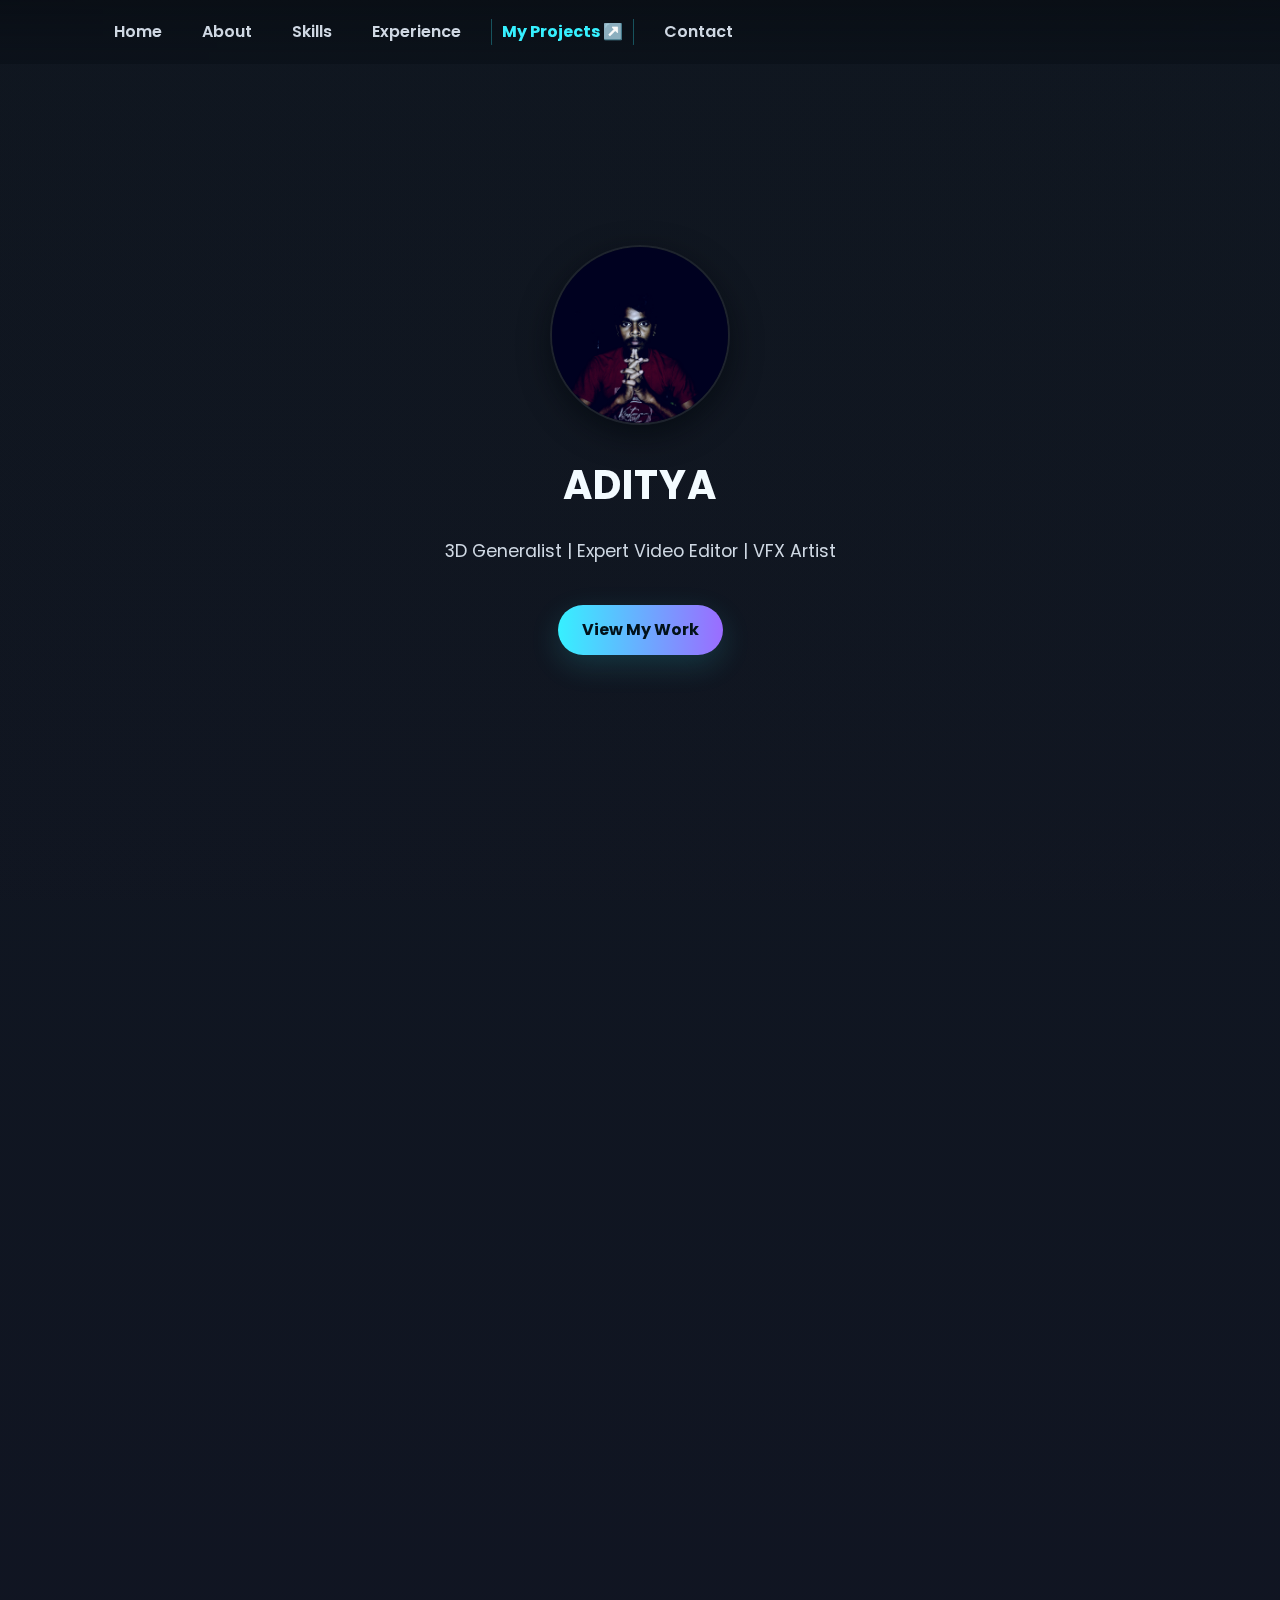
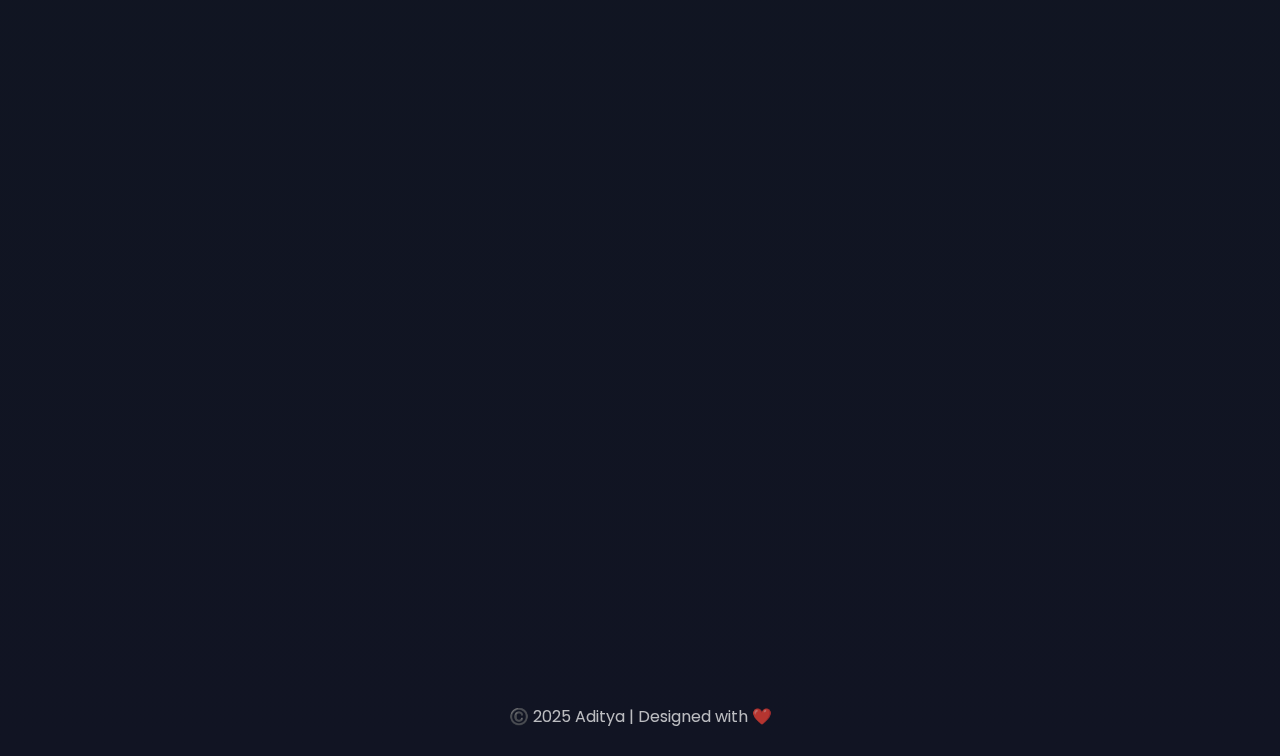
<file: index.html>
<!DOCTYPE html>
<html lang="en">
<head>
  <meta charset="UTF-8">
  <meta name="viewport" content="width=device-width, initial-scale=1.0">
  <title>Aditya | Portfolio</title>

  <link href="https://fonts.googleapis.com/css2?family=Poppins:wght@300;400;500;600;700&display=swap" rel="stylesheet">

  <style>
    /* ===========================
       Variables & Theme Setup
       =========================== */
    :root {
      --bg-0: #0f1720;
      --bg-1: #111423;
      --primary: #36f0ff;
      --accent: #9b6cff;
      --glass-1: rgba(255, 255, 255, 0.06);
      --glass-2: rgba(255, 255, 255, 0.04);
      --muted: #cfd8e3;
      --nav-h: 64px;
      --max-w: 1100px;
      --radius: 14px;
    }

    /* ===========================
       Base / Reset
       =========================== */
    * { box-sizing: border-box; margin: 0; padding: 0; font-family: 'Poppins', sans-serif; scroll-behavior: smooth; }

    body {
      min-height: 100vh;
      background: linear-gradient(180deg, var(--bg-0), var(--bg-1));
      color: #eef6fb;
      line-height: 1.6;
      overflow-x: hidden;
    }

    /* ===========================
       Navigation
       =========================== */
    nav {
      position: fixed;
      inset: 0 0 auto 0;
      height: var(--nav-h);
      display: flex;
      align-items: center;
      justify-content: center;
      background: linear-gradient(180deg, rgba(6, 10, 15, 0.6), rgba(6, 10, 15, 0.35));
      backdrop-filter: blur(8px) saturate(1.1);
      z-index: 1200;
    }

    nav ul {
      list-style: none;
      display: flex;
      gap: 20px;
      padding: 0 14px;
      width: 100%;
      max-width: var(--max-w);
      overflow: auto;
      align-items: center;
    }

    nav a {
      color: var(--muted);
      text-decoration: none;
      font-weight: 600;
      padding: 8px 10px;
      border-radius: 8px;
      transition: color .22s ease, transform .22s ease, background .22s ease;
      white-space: nowrap;
    }

    nav a:hover, nav a:focus {
      color: #ffffff;
      transform: translateY(-3px);
      background: rgba(54, 240, 255, 0.03);
    }

    /* ===========================
       Header / Hero
       =========================== */
    header {
      min-height: 100vh;
      display: flex;
      align-items: center;
      justify-content: center;
      text-align: center;
      padding-top: var(--nav-h);
      padding: 40px 18px;
      background: linear-gradient(120deg, rgba(20, 18, 30, 0.12), rgba(30, 24, 40, 0.06));
    }

    .hero-inner {
      max-width: 900px;
      display: flex;
      gap: 20px;
      align-items: center;
      flex-direction: column;
    }

    .profile {
      width: 180px; height: 180px; border-radius: 50%; object-fit: cover;
      border: 2px solid rgba(255, 255, 255, 0.06);
      box-shadow: 0 10px 30px rgba(2, 6, 12, 0.6), inset 0 -10px 30px rgba(0, 0, 0, 0.4);
    }

    h1 { font-size: 2.5rem; margin-top: 8px; color: #f3fbff; letter-spacing: 1px; }
    .lead { color: var(--muted); max-width: 820px; font-size: 1.1rem; }

    /* Custom Button Style */
    .btn-main {
      margin-top: 20px;
      padding: 12px 24px;
      background: linear-gradient(90deg, var(--primary), var(--accent));
      color: #02121a;
      text-decoration: none;
      border-radius: 30px;
      font-weight: 700;
      display: inline-block;
      box-shadow: 0 10px 30px rgba(54, 240, 255, 0.15);
      transition: transform 0.2s ease, box-shadow 0.2s ease;
    }
    .btn-main:hover {
      transform: translateY(-3px);
      box-shadow: 0 15px 40px rgba(54, 240, 255, 0.25);
    }

    /* ===========================
       Main / Sections
       =========================== */
    main { max-width: var(--max-w); margin: 0 auto; padding: 28px 18px 80px; }
    section { padding: 60px 0; }

    section h2 {
      text-align: center; color: var(--accent); font-size: 1.85rem; margin-bottom: 20px;
    }
    section h2::after {
      content: ''; display: block; width: 56px; height: 4px; margin: 10px auto 0; border-radius: 6px;
      background: linear-gradient(90deg, var(--primary), var(--accent));
    }

    /* ===========================
       Apple Liquid Glass Effect
       =========================== */
    .apple-glass {
      position: relative;
      border-radius: var(--radius);
      padding: 20px;
      background: linear-gradient(180deg, var(--glass-2), var(--glass-1));
      backdrop-filter: blur(18px) saturate(1.6);
      -webkit-backdrop-filter: blur(18px) saturate(1.6);
      border: 1px solid rgba(255, 255, 255, 0.06);
      box-shadow: 0 10px 30px rgba(2, 6, 12, 0.6);
      overflow: hidden;
      transition: transform .28s ease, box-shadow .28s ease, border-color .28s ease;
      text-align: center;
    }
    .apple-glass:hover {
      transform: translateY(-6px);
      border-color: rgba(54, 240, 255, 0.08);
      box-shadow: 0 20px 48px rgba(2, 6, 12, 0.7);
    }
    .apple-glass::before { /* Highlight */
      content: ""; position: absolute; inset: 0; pointer-events: none; mix-blend-mode: screen;
      background: radial-gradient(circle at 18% 12%, rgba(255, 255, 255, 0.45), rgba(255, 255, 255, 0.12) 18%, rgba(255, 255, 255, 0.06) 34%, transparent 60%);
      opacity: 0.9;
    }
    @keyframes glassWobble {
      0% { transform: translateY(0) scale(1); filter: hue-rotate(0deg); }
      50% { transform: translateY(-2px) scale(1.003); filter: hue-rotate(0.3deg); }
      100% { transform: translateY(0) scale(1); filter: hue-rotate(0deg); }
    }
    .apple-glass { animation: glassWobble 6.5s ease-in-out infinite; }

    /* ===========================
       Grids
       =========================== */
    .skills-grid, .contact-grid {
      display: grid;
      grid-template-columns: repeat(auto-fit, minmax(200px, 1fr));
      gap: 18px;
      margin-top: 16px;
    }

    .skill-item, .contact-item { font-weight: 500; font-size: 1.05rem; }

    .contact-item a { color: var(--muted); text-decoration: none; transition: 0.3s; }
    .contact-item a:hover { color: var(--primary); }

    /* ===========================
       Footer & Animation
       =========================== */
    footer { text-align: center; padding: 26px 12px; color: rgba(255, 255, 255, 0.72); margin-top: 28px; }

    [data-animate] { opacity: 0; transform: translateY(20px); transition: opacity .6s ease, transform .6s ease; }
    [data-animate].active { opacity: 1; transform: translateY(0); }

    ::selection { background: linear-gradient(90deg, var(--primary), var(--accent)); color: #000; }

    /* Responsive */
    @media (max-width: 600px) {
      .profile { width: 140px; height: 140px; }
      h1 { font-size: 1.8rem; }
      nav ul { padding: 0 8px; gap: 10px; }
      nav a { font-size: 0.85rem; padding: 6px; }
    }
  </style>
</head>
<body>

  <nav>
    <ul>
      <li><a href="#home">Home</a></li>
      <li><a href="#about">About</a></li>
      <li><a href="#skills">Skills</a></li>
      <li><a href="#experience">Experience</a></li>
      <li><a href="projects.html" style="color: var(--primary); font-weight: bold; border: 1px solid rgba(54,240,255,0.3);">My Projects ↗️</a></li>
      <li><a href="#contact">Contact</a></li>
    </ul>
  </nav>

  <header id="home">
    <div class="hero-inner">
      <img class="profile" src="Profile_Photoo.jpg" alt="Aditya">
      <h1>ADITYA</h1>
      <p class="lead">3D Generalist | Expert Video Editor | VFX Artist</p>

      <a href="projects.html" class="btn-main">View My Work</a>
    </div>
  </header>

  <main>
    <section id="about" data-animate>
      <h2>About Me</h2>
      <div class="apple-glass" style="max-width: 900px; margin: 0 auto; text-align: left;">
        <p style="color: var(--muted); font-size: 1rem;">
          I’m <strong>Aditya</strong>, a passionate 3D Generalist, Expert Video Editor, VFX artist, stylization specialist, and Motion Designer. 
          Recently completed my 12th in 2025, I’ve been learning and improving my creative skills for the past 4 years.
        </p>
      </div>
    </section>

    <section id="skills" data-animate>
      <h2>Skills</h2>
      <div class="skills-grid">
        <div class="apple-glass skill-item">Blender</div>
        <div class="apple-glass skill-item">After Effects</div>
        <div class="apple-glass skill-item">Premiere Pro</div>
        <div class="apple-glass skill-item">Photoshop</div>
        <div class="apple-glass skill-item">Davinci Resolve</div>
        <div class="apple-glass skill-item">Adobe Suite</div>
      </div>
    </section>

    <section id="experience" data-animate>
      <h2>Experience</h2>
      <div class="apple-glass" style="max-width: 900px; margin: 0 auto; text-align: left;">
        <p style="color: var(--muted);">
          From 2022 to 2025, I dedicated myself to mastering the 3D and video production pipeline. 
          Through numerous self-directed projects, I developed advanced skills in 3D modeling, animation, and VFX.
        </p>
      </div>
    </section>

    <section id="contact" data-animate>
      <h2>Contact</h2>
      <div class="contact-grid">
        <div class="apple-glass contact-item">
          <a href="mailto:aaditya808199@gmail.com">📧 aaditya808199@gmail.com</a>
        </div>
        <div class="apple-glass contact-item">
          <a href="tel:+919569942903">📱 +91 9569942903</a>
        </div>
        <div class="apple-glass contact-item">
          <a href="https://www.linkedin.com/in/Aditya358" target="_blank">🔗 LinkedIn</a>
        </div>
      </div>
    </section>
  </main>

  <footer>
    <p>©️ 2025 Aditya | Designed with ❤️</p>
  </footer>

  <script>
    (function() {
      const animateElements = document.querySelectorAll('[data-animate]');
      const observer = new IntersectionObserver((entries) => {
        entries.forEach(entry => {
          if (entry.isIntersecting) {
            entry.target.classList.add('active');
            observer.unobserve(entry.target);
          }
        });
      }, { threshold: 0.15 });

      animateElements.forEach(el => observer.observe(el));
    })();
  </script>

</body>
</html>
</file>
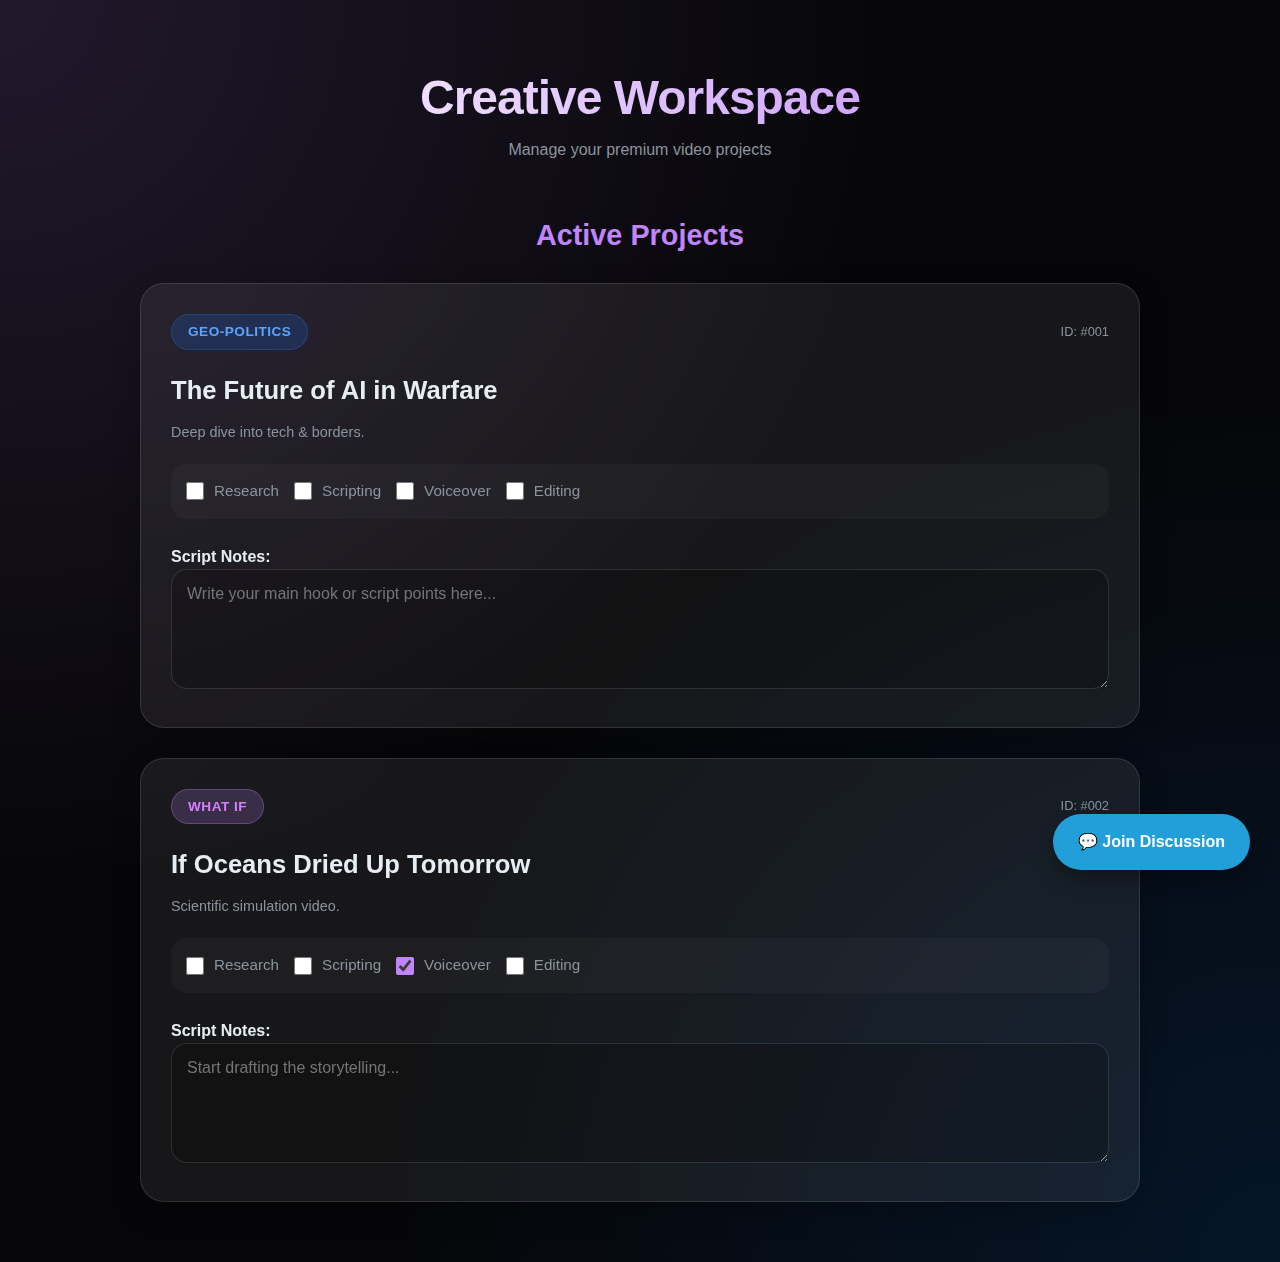
<file: course.html>
<!DOCTYPE html>
<html lang="en">
<head>
    <meta charset="UTF-8">
    <meta name="viewport" content="width=device-width, initial-scale=1.0">
    <title>Video Project Dashboard | Apple Liquid Glass</title>
    <style>
        /* --- APPLE LIQUID GLASS VARIABLES --- */
        :root {
            --glass: rgba(255, 255, 255, 0.07);
            --glass-border: rgba(255, 255, 255, 0.12);
            --apple-purple: #c084fc;
            --apple-blue: #0071e3;
            --bg-dark: #060608;
            --text-main: #e6edf3;
            --text-dim: #8b949e;
        }

        /* --- GLOBAL RESET --- */
        * {
            box-sizing: border-box;
            margin: 0;
            padding: 0;
            font-family: 'Inter', -apple-system, BlinkMacSystemFont, "SF Pro Display", sans-serif;
        }

        body {
            background-color: var(--bg-dark);
            /* Liquid Mesh Gradient Background */
            background-image: 
                radial-gradient(at 0% 0%, rgba(192, 132, 252, 0.15) 0px, transparent 50%),
                radial-gradient(at 100% 100%, rgba(0, 113, 227, 0.15) 0px, transparent 50%);
            color: var(--text-main);
            line-height: 1.6;
            min-height: 100vh;
            padding: 20px;
        }

        .container {
            width: 95%;
            max-width: 1000px;
            margin: 40px auto;
        }

        header {
            text-align: center;
            margin-bottom: 50px;
        }

        h1 {
            font-size: 3rem;
            font-weight: 800;
            background: linear-gradient(to right, #fff, #c084fc);
            -webkit-background-clip: text;
            -webkit-text-fill-color: transparent;
            letter-spacing: -1px;
        }

        h2 {
            font-size: 1.8rem;
            color: var(--apple-purple);
            margin: 40px 0 25px;
            text-align: center;
            font-weight: 600;
        }

        /* --- VIDEO CARD GLASS STYLE --- */
        .video-list {
            display: grid;
            grid-template-columns: 1fr;
            gap: 30px;
        }

        .video-card {
            background: var(--glass);
            backdrop-filter: blur(20px);
            -webkit-backdrop-filter: blur(20px);
            border: 1px solid var(--glass-border);
            border-radius: 24px;
            padding: 30px;
            transition: all 0.4s cubic-bezier(0.16, 1, 0.3, 1);
            box-shadow: 0 10px 30px rgba(0,0,0,0.2);
        }

        .video-card:hover {
            transform: translateY(-8px);
            border-color: rgba(192, 132, 252, 0.4);
            box-shadow: 0 20px 40px rgba(192, 132, 252, 0.1);
        }

        .card-header {
            display: flex;
            justify-content: space-between;
            align-items: center;
            margin-bottom: 20px;
        }

        /* --- NICHE TAGS (Apple Style Pill) --- */
        .niche {
            padding: 6px 16px;
            border-radius: 50px;
            font-size: 0.85rem;
            font-weight: 600;
            text-transform: uppercase;
            letter-spacing: 0.5px;
        }

        .niche.geo-politics { background: rgba(31, 111, 235, 0.2); color: #58a6ff; border: 1px solid rgba(31, 111, 235, 0.3); }
        .niche.what-if { background: rgba(192, 132, 252, 0.2); color: #d67fff; border: 1px solid rgba(192, 132, 252, 0.3); }
        .niche.history { background: rgba(35, 134, 54, 0.2); color: #3fb950; border: 1px solid rgba(35, 134, 54, 0.3); }

        .card-topic h3 {
            font-size: 1.6rem;
            margin-bottom: 10px;
        }

        /* --- CHECKBOX PROGRESS --- */
        .card-progress {
            margin-top: 20px;
        }

        .checkbox-group {
            display: flex;
            flex-wrap: wrap;
            gap: 15px;
            margin-bottom: 25px;
            background: rgba(255,255,255,0.03);
            padding: 15px;
            border-radius: 15px;
        }

        .card-progress label {
            display: flex;
            align-items: center;
            gap: 10px;
            cursor: pointer;
            font-size: 0.95rem;
            color: var(--text-dim);
            transition: 0.2s;
        }

        .card-progress label:hover { color: #fff; }

        .card-progress input[type="checkbox"] {
            width: 18px;
            height: 18px;
            accent-color: var(--apple-purple);
            cursor: pointer;
        }

        /* --- GLASS TEXTAREA --- */
        textarea {
            width: 100%;
            min-height: 120px;
            background: rgba(0, 0, 0, 0.2);
            border: 1px solid var(--glass-border);
            border-radius: 16px;
            padding: 15px;
            color: var(--text-main);
            font-size: 1rem;
            resize: vertical;
            transition: 0.3s;
        }

        textarea:focus {
            outline: none;
            border-color: var(--apple-purple);
            background: rgba(0, 0, 0, 0.4);
            box-shadow: 0 0 15px rgba(192, 132, 252, 0.2);
        }

        /* --- TELEGRAM STICKY --- */
        .telegram-btn {
            position: fixed;
            bottom: 30px;
            right: 30px;
            background: #229ED9;
            color: white;
            padding: 15px 25px;
            border-radius: 50px;
            text-decoration: none;
            font-weight: bold;
            box-shadow: 0 10px 20px rgba(0,0,0,0.3);
            transition: 0.3s;
            z-index: 1000;
        }

        .telegram-btn:hover { transform: scale(1.05); }

        /* Mobile Adjustments */
        @media (max-width: 600px) {
            h1 { font-size: 2rem; }
            .video-card { padding: 20px; }
            .checkbox-group { flex-direction: column; }
        }
    </style>
</head>
<body>

<div class="container">
    <header>
        <h1>Creative Workspace</h1>
        <p style="color: var(--text-dim);">Manage your premium video projects</p>
    </header>

    <h2>Active Projects</h2>

    <div class="video-list">
        <div class="video-card">
            <div class="card-header">
                <span class="niche geo-politics">Geo-Politics</span>
                <span style="color: var(--text-dim); font-size: 0.8rem;">ID: #001</span>
            </div>
            <div class="card-topic">
                <h3>The Future of AI in Warfare</h3>
                <p style="color: var(--text-dim); font-size: 0.9rem;">Deep dive into tech & borders.</p>
            </div>
            <div class="card-progress">
                <div class="checkbox-group">
                    <label><input type="checkbox"> Research</label>
                    <label><input type="checkbox"> Scripting</label>
                    <label><input type="checkbox"> Voiceover</label>
                    <label><input type="checkbox"> Editing</label>
                </div>
                <h4>Script Notes:</h4>
                <textarea placeholder="Write your main hook or script points here..."></textarea>
            </div>
        </div>

        <div class="video-card">
            <div class="card-header">
                <span class="niche what-if">What If</span>
                <span style="color: var(--text-dim); font-size: 0.8rem;">ID: #002</span>
            </div>
            <div class="card-topic">
                <h3>If Oceans Dried Up Tomorrow</h3>
                <p style="color: var(--text-dim); font-size: 0.9rem;">Scientific simulation video.</p>
            </div>
            <div class="card-progress">
                <div class="checkbox-group">
                    <label><input type="checkbox"> Research</label>
                    <label><input type="checkbox"> Scripting</label>
                    <label><input type="checkbox" checked> Voiceover</label>
                    <label><input type="checkbox"> Editing</label>
                </div>
                <h4>Script Notes:</h4>
                <textarea placeholder="Start drafting the storytelling..."></textarea>
            </div>
        </div>
    </div>
</div>

<a href="https://t.me/YOUR_LINK" class="telegram-btn">💬 Join Discussion</a>

</body>
</html>
</file>
